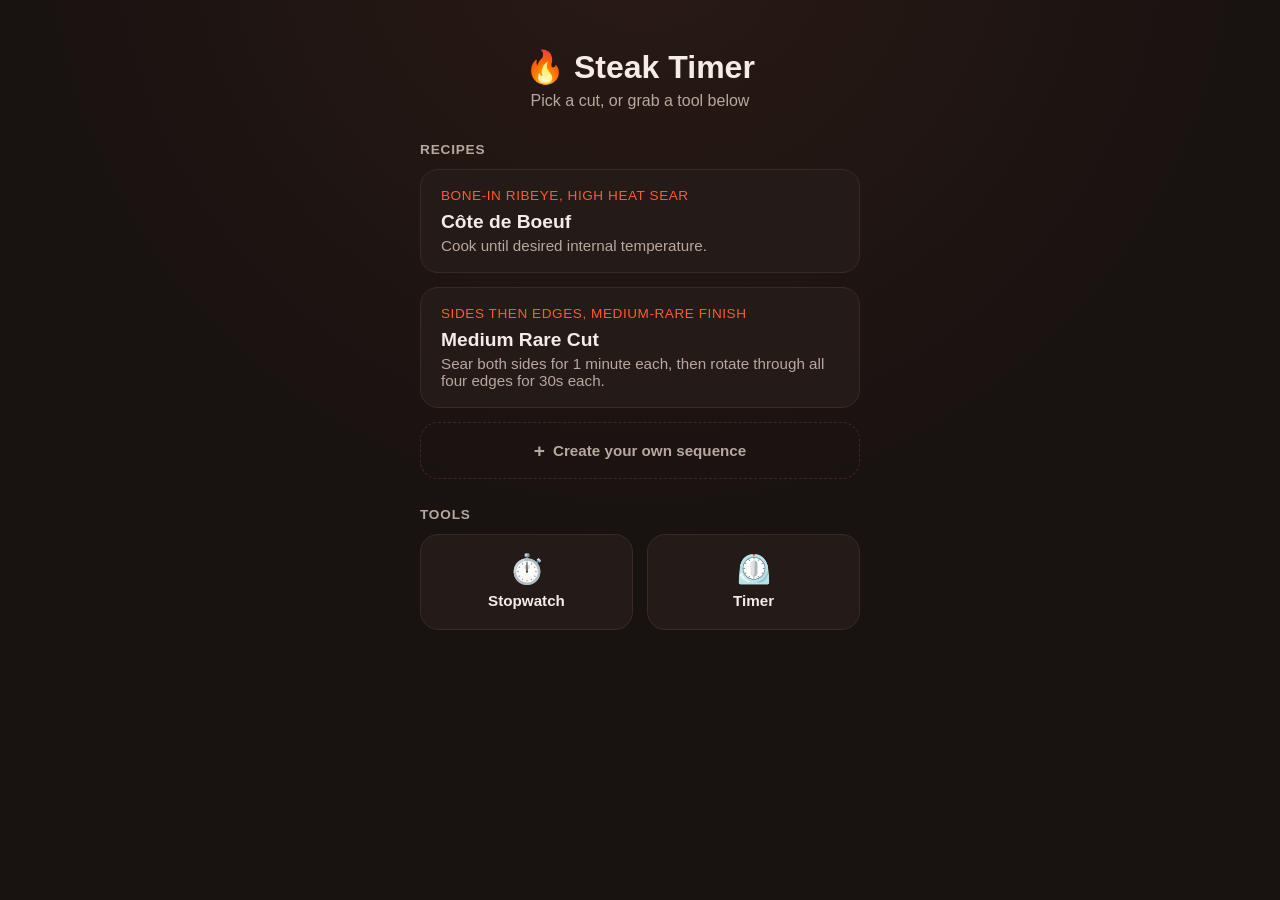
<file: cooking-timer-app/index.html>
<!DOCTYPE html>
<html lang="en">
<head>
<meta charset="UTF-8">
<meta name="viewport" content="width=device-width, initial-scale=1, viewport-fit=cover">
<meta name="description" content="Hands-free searing timer that walks you through each side, step by step, with a spoken cue when it's time to flip.">
<meta name="theme-color" content="#181210">
<link rel="icon" href="favicon.svg" type="image/svg+xml">
<link rel="apple-touch-icon" href="apple-touch-icon.png">
<meta name="apple-mobile-web-app-capable" content="yes">
<meta name="apple-mobile-web-app-status-bar-style" content="black-translucent">
<meta name="apple-mobile-web-app-title" content="Steak Timer">
<title>Steak Timer</title>
<link rel="stylesheet" href="style.css">
</head>
<body>

<main id="app">

  <!-- Recipe selection screen -->
  <section id="screen-select" class="screen">
    <header class="app-header">
      <h1 id="app-title" tabindex="-1"><span aria-hidden="true">🔥</span> Steak Timer</h1>
      <p class="tagline">Pick a cut, or grab a tool below</p>
    </header>

    <h2 class="section-heading">Recipes</h2>
    <div id="recipe-list" class="recipe-list"></div>

    <h2 class="section-heading">Tools</h2>
    <div class="tools-row">
      <button id="btn-open-stopwatch" type="button" class="tool-card">
        <span class="tool-icon" aria-hidden="true">⏱️</span>
        Stopwatch
      </button>
      <button id="btn-open-timer-setup" type="button" class="tool-card">
        <span class="tool-icon" aria-hidden="true">⏲️</span>
        Timer
      </button>
    </div>
  </section>

  <!-- Timer screen -->
  <section id="screen-timer" class="screen hidden">

    <header class="timer-header">
      <button id="btn-back" class="icon-btn" aria-label="Back to home">←</button>
      <div class="timer-title">
        <h2 id="recipe-name" tabindex="-1"></h2>
        <div id="step-dots" class="step-dots" aria-hidden="true"></div>
      </div>
      <button id="btn-mute" class="icon-btn" aria-label="Toggle voice announcements">🔊</button>
    </header>

    <div class="timer-body">
      <div class="ring-wrap">
        <svg class="ring" viewBox="0 0 200 200" aria-hidden="true">
          <circle class="ring-track" cx="100" cy="100" r="90"></circle>
          <circle id="ring-progress" class="ring-progress" cx="100" cy="100" r="90"></circle>
        </svg>
        <div class="ring-center">
          <div id="time-left" class="time-left">0:30</div>
          <div id="step-count" class="step-count">Step 1 of 6</div>
        </div>
      </div>

      <div id="instruction" class="instruction" aria-live="polite" aria-atomic="true">Sear side 1</div>
      <div id="next-up" class="next-up">Next: Sear side 2</div>
    </div>

    <div class="controls">
      <button id="btn-skip" class="btn btn-secondary">Skip <span aria-hidden="true">⏭</span></button>
      <button id="btn-pause" class="btn btn-primary">Start</button>
      <button id="btn-reset" class="btn btn-secondary">Reset <span aria-hidden="true">⟲</span></button>
    </div>

    <div class="elapsed">Total elapsed: <span id="elapsed-time">0:00</span></div>
  </section>

  <!-- Done screen -->
  <section id="screen-done" class="screen hidden">
    <div class="done-content">
      <div class="done-emoji" aria-hidden="true">🥩</div>
      <h2 id="done-heading" tabindex="-1">Searing complete</h2>
      <p id="done-summary">All 6 sides seared. Rest the steak before slicing.</p>
      <p class="done-elapsed">Total cooking time: <span id="done-elapsed-time">0:00</span></p>
      <button id="btn-again" class="btn btn-primary">Cook another</button>
    </div>
  </section>

  <!-- Custom sequence builder -->
  <section id="screen-builder" class="screen hidden">
    <header class="timer-header">
      <button id="btn-builder-back" class="icon-btn" aria-label="Back to home">←</button>
      <div class="timer-title">
        <h2 id="builder-heading" tabindex="-1">New Sequence</h2>
      </div>
      <span class="icon-btn-placeholder" aria-hidden="true"></span>
    </header>

    <div class="builder-body">
      <label class="field">
        <span class="field-label">Sequence name</span>
        <input id="builder-name" type="text" placeholder="e.g. Ribeye four sides" maxlength="60">
      </label>

      <div id="builder-steps" class="builder-steps"></div>

      <button id="btn-add-step" type="button" class="btn btn-secondary btn-add-step">+ Add step</button>

      <p id="builder-error" class="builder-error hidden" role="alert"></p>
    </div>

    <div class="controls">
      <button id="btn-start-custom" class="btn btn-primary">Start Sequence</button>
    </div>
  </section>

  <!-- Stopwatch -->
  <section id="screen-stopwatch" class="screen hidden">
    <header class="timer-header">
      <button id="btn-stopwatch-back" class="icon-btn" aria-label="Back to home">←</button>
      <div class="timer-title">
        <h2 id="stopwatch-heading" tabindex="-1">Stopwatch</h2>
      </div>
      <span class="icon-btn-placeholder" aria-hidden="true"></span>
    </header>

    <div class="timer-body">
      <div id="stopwatch-time" class="stopwatch-time">0:00.0</div>
    </div>

    <div class="controls">
      <button id="btn-stopwatch-pause" class="btn btn-primary">Start</button>
      <button id="btn-stopwatch-reset" class="btn btn-secondary">Reset <span aria-hidden="true">⟲</span></button>
    </div>
  </section>

  <!-- Timer setup -->
  <section id="screen-timer-setup" class="screen hidden">
    <header class="timer-header">
      <button id="btn-timer-setup-back" class="icon-btn" aria-label="Back to home">←</button>
      <div class="timer-title">
        <h2 id="timer-setup-heading" tabindex="-1">Set Timer</h2>
      </div>
      <span class="icon-btn-placeholder" aria-hidden="true"></span>
    </header>

    <div class="builder-body">
      <div class="wheel-field">
        <div class="wheel-labels" aria-hidden="true">
          <span>Hours</span>
          <span>Min</span>
          <span>Sec</span>
        </div>
        <div class="wheel-picker">
          <div class="wheel-highlight" aria-hidden="true"></div>
          <div class="wheel-cols">
            <div id="wheel-hours" class="wheel-col" role="slider" tabindex="0" aria-label="Hours" aria-valuemin="0" aria-valuemax="23" aria-valuenow="0" aria-valuetext="0 hours">
              <div class="wheel-track"></div>
            </div>
            <div id="wheel-minutes" class="wheel-col" role="slider" tabindex="0" aria-label="Minutes" aria-valuemin="0" aria-valuemax="59" aria-valuenow="1" aria-valuetext="1 minute">
              <div class="wheel-track"></div>
            </div>
            <div id="wheel-seconds" class="wheel-col" role="slider" tabindex="0" aria-label="Seconds" aria-valuemin="0" aria-valuemax="59" aria-valuenow="0" aria-valuetext="0 seconds">
              <div class="wheel-track"></div>
            </div>
          </div>
        </div>
      </div>

      <label class="checkbox-field">
        <input id="timer-repeat" type="checkbox">
        <span>Repeat when it reaches zero</span>
      </label>

      <p id="timer-setup-error" class="builder-error hidden" role="alert"></p>
    </div>

    <div class="controls">
      <button id="btn-start-timer" class="btn btn-primary">Start Timer</button>
    </div>
  </section>

  <!-- Running custom timer -->
  <section id="screen-tool-timer" class="screen hidden">
    <header class="timer-header">
      <button id="btn-tool-timer-back" class="icon-btn" aria-label="Back to home">←</button>
      <div class="timer-title">
        <h2 id="tool-timer-heading" tabindex="-1">Timer</h2>
      </div>
      <button id="btn-timer-mute" class="icon-btn" aria-label="Toggle voice announcements">🔊</button>
    </header>

    <div class="timer-body">
      <div class="ring-wrap">
        <svg class="ring" viewBox="0 0 200 200" aria-hidden="true">
          <circle class="ring-track" cx="100" cy="100" r="90"></circle>
          <circle id="tool-timer-ring-progress" class="ring-progress" cx="100" cy="100" r="90"></circle>
        </svg>
        <div class="ring-center">
          <div id="tool-timer-time-left" class="time-left">1:00</div>
        </div>
      </div>

      <div id="tool-timer-status" class="instruction" aria-live="polite" aria-atomic="true"></div>
    </div>

    <div class="controls">
      <button id="btn-tool-timer-pause" class="btn btn-primary">Start</button>
      <button id="btn-tool-timer-reset" class="btn btn-secondary">Reset <span aria-hidden="true">⟲</span></button>
    </div>

    <div id="tool-timer-elapsed" class="elapsed hidden">Total elapsed: <span id="tool-timer-elapsed-time">0:00</span></div>
  </section>

</main>

<script src="recipes.js"></script>
<script src="app.js"></script>
</body>
</html>
</file>
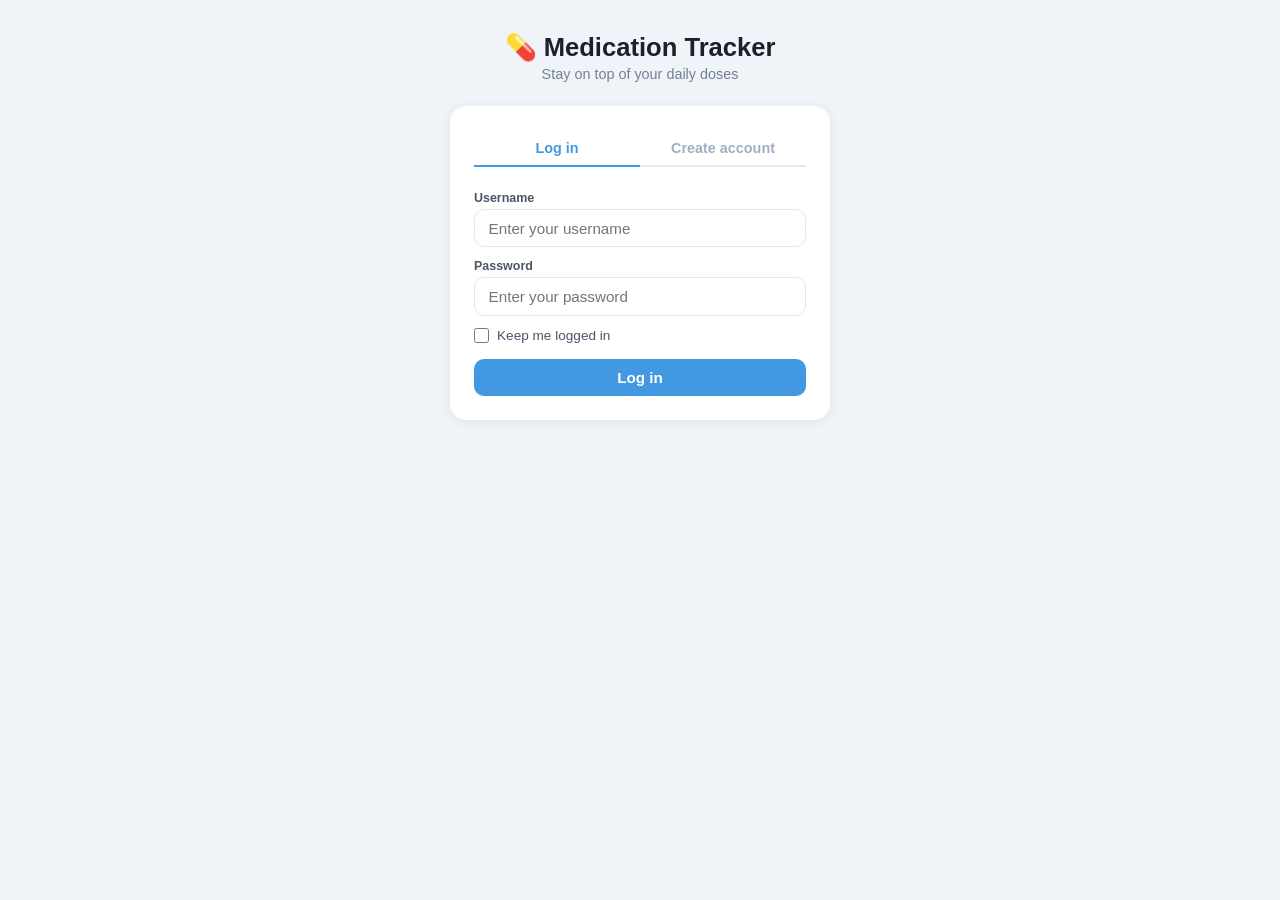
<file: medication-tracker.html>
<!DOCTYPE html>
<html lang="en">
<head>
  <meta charset="UTF-8" />
  <meta name="viewport" content="width=device-width, initial-scale=1.0" />
  <title>Medication Tracker</title>
  <style>
    * { box-sizing: border-box; margin: 0; padding: 0; }

    body {
      font-family: -apple-system, BlinkMacSystemFont, "Segoe UI", sans-serif;
      background: #f0f4f8;
      color: #1a202c;
      min-height: 100vh;
      display: flex;
      flex-direction: column;
      align-items: center;
      padding: 2rem 1rem 4rem;
    }

    h1 { font-size: 1.6rem; font-weight: 700; margin-bottom: 0.25rem; }
    .subtitle { color: #718096; font-size: 0.9rem; margin-bottom: 2rem; }

    .card {
      background: white;
      border-radius: 16px;
      padding: 1.5rem;
      box-shadow: 0 2px 12px rgba(0,0,0,0.08);
      width: 100%;
      max-width: 480px;
      margin-bottom: 1.5rem;
    }

    /* ── Auth screen ─────────────────────────────────── */
    #auth-screen { width: 100%; max-width: 380px; }

    .auth-tabs {
      display: flex;
      border-bottom: 2px solid #e2e8f0;
      margin-bottom: 1.5rem;
    }
    .auth-tab {
      flex: 1;
      padding: 0.6rem;
      text-align: center;
      font-size: 0.9rem;
      font-weight: 600;
      cursor: pointer;
      color: #a0aec0;
      border-bottom: 2px solid transparent;
      margin-bottom: -2px;
      transition: color 0.15s, border-color 0.15s;
    }
    .auth-tab.active { color: #4299e1; border-bottom-color: #4299e1; }

    .auth-form { display: flex; flex-direction: column; gap: 0.75rem; }

    .field-label {
      font-size: 0.78rem;
      font-weight: 600;
      color: #4a5568;
      margin-bottom: 0.25rem;
    }

    .auth-form input {
      width: 100%;
      border: 1.5px solid #e2e8f0;
      border-radius: 10px;
      padding: 0.6rem 0.85rem;
      font-size: 0.95rem;
      outline: none;
      transition: border-color 0.15s;
      background: white;
    }
    .auth-form input:focus { border-color: #4299e1; }

    .auth-error {
      font-size: 0.8rem;
      color: #e53e3e;
      background: #fff5f5;
      border: 1px solid #fc8181;
      border-radius: 8px;
      padding: 0.5rem 0.75rem;
      display: none;
    }
    .auth-error.visible { display: block; }

    .btn-full {
      width: 100%;
      padding: 0.65rem;
      border-radius: 10px;
      border: none;
      font-size: 0.95rem;
      font-weight: 700;
      cursor: pointer;
      background: #4299e1;
      color: white;
      transition: background 0.15s;
      margin-top: 0.25rem;
    }
    .btn-full:hover { background: #3182ce; }

    /* ── App screen ──────────────────────────────────── */
    #app-screen { display: none; width: 100%; max-width: 480px; }

    .app-header {
      display: flex;
      align-items: center;
      justify-content: space-between;
      width: 100%;
      max-width: 480px;
      margin-bottom: 1.5rem;
    }
    .app-header-left h1 { margin-bottom: 0; }
    .app-header-left .subtitle { margin-bottom: 0; }

    .user-chip {
      display: flex;
      align-items: center;
      gap: 0.5rem;
      background: white;
      border: 1.5px solid #e2e8f0;
      border-radius: 20px;
      padding: 0.35rem 0.75rem;
      font-size: 0.82rem;
      font-weight: 600;
      color: #4a5568;
      cursor: pointer;
      transition: background 0.15s;
      white-space: nowrap;
    }
    .user-chip:hover { background: #f7fafc; }

    /* ── Section labels ─────────────────────────────── */
    .section-label {
      font-size: 0.75rem;
      font-weight: 700;
      text-transform: uppercase;
      letter-spacing: 0.08em;
      color: #a0aec0;
      margin-bottom: 1rem;
    }

    /* ── Medication rows ─────────────────────────────── */
    .med-row {
      display: flex;
      align-items: center;
      gap: 0.85rem;
      padding: 0.6rem 0;
      border-bottom: 1px solid #f0f4f8;
    }
    .med-row:last-of-type { border-bottom: none; }

    .med-check {
      width: 40px;
      height: 40px;
      border-radius: 50%;
      border: 2.5px solid #e2e8f0;
      background: white;
      cursor: pointer;
      display: flex;
      align-items: center;
      justify-content: center;
      font-size: 1.1rem;
      transition: all 0.18s ease;
      flex-shrink: 0;
      user-select: none;
    }
    .med-check.done { border-color: transparent; box-shadow: 0 0 0 3px rgba(72,187,120,0.25); }

    .med-info { flex: 1; min-width: 0; }
    .med-name { font-weight: 600; font-size: 0.95rem; white-space: nowrap; overflow: hidden; text-overflow: ellipsis; }
    .med-dose { font-size: 0.78rem; color: #718096; margin-top: 1px; }

    .med-actions { display: flex; gap: 0.4rem; }
    .icon-btn {
      background: none;
      border: none;
      cursor: pointer;
      color: #a0aec0;
      font-size: 1rem;
      padding: 4px;
      border-radius: 6px;
      transition: color 0.15s, background 0.15s;
      line-height: 1;
    }
    .icon-btn:hover { color: #4a5568; background: #f7fafc; }
    .icon-btn.danger:hover { color: #e53e3e; background: #fff5f5; }

    .all-done-banner {
      display: none;
      align-items: center;
      gap: 0.5rem;
      background: #f0fff4;
      border: 1px solid #9ae6b4;
      border-radius: 10px;
      padding: 0.6rem 0.9rem;
      font-size: 0.85rem;
      color: #276749;
      font-weight: 500;
      margin-top: 1rem;
    }
    .all-done-banner.visible { display: flex; }

    /* ── Add medication form ─────────────────────────── */
    .add-btn {
      display: flex;
      align-items: center;
      gap: 0.5rem;
      background: none;
      border: 1.5px dashed #cbd5e0;
      border-radius: 10px;
      padding: 0.6rem 0.9rem;
      cursor: pointer;
      font-size: 0.85rem;
      color: #718096;
      width: 100%;
      margin-top: 1rem;
      transition: border-color 0.15s, color 0.15s;
    }
    .add-btn:hover { border-color: #4299e1; color: #2b6cb0; }

    .add-form {
      display: none;
      flex-direction: column;
      gap: 0.6rem;
      margin-top: 1rem;
      padding: 1rem;
      background: #f7fafc;
      border-radius: 10px;
    }
    .add-form.open { display: flex; }

    .add-form input {
      border: 1.5px solid #e2e8f0;
      border-radius: 8px;
      padding: 0.5rem 0.7rem;
      font-size: 0.9rem;
      outline: none;
      transition: border-color 0.15s;
      background: white;
    }
    .add-form input:focus { border-color: #4299e1; }

    .form-row { display: flex; gap: 0.5rem; }

    .btn {
      padding: 0.5rem 1rem;
      border-radius: 8px;
      border: none;
      font-size: 0.85rem;
      font-weight: 600;
      cursor: pointer;
      transition: background 0.15s;
    }
    .btn-primary { background: #4299e1; color: white; }
    .btn-primary:hover { background: #3182ce; }
    .btn-ghost { background: #e2e8f0; color: #4a5568; }
    .btn-ghost:hover { background: #cbd5e0; }

    .reset-note {
      font-size: 0.78rem;
      color: #a0aec0;
      margin-top: 1rem;
      padding-top: 1rem;
      border-top: 1px solid #f0f4f8;
    }

    /* ── Calendar tabs ───────────────────────────────── */
    .tab-bar { display: flex; gap: 0.4rem; flex-wrap: wrap; margin-bottom: 1.1rem; }
    .tab {
      padding: 0.3rem 0.75rem;
      border-radius: 20px;
      border: 1.5px solid #e2e8f0;
      background: white;
      font-size: 0.8rem;
      font-weight: 600;
      cursor: pointer;
      transition: all 0.15s;
      color: #4a5568;
    }
    .tab.active { border-color: transparent; color: white; }

    /* ── Calendar ────────────────────────────────────── */
    .cal-header {
      display: flex;
      align-items: center;
      justify-content: space-between;
      margin-bottom: 1rem;
    }
    .cal-header h3 { font-size: 1rem; font-weight: 600; }

    .nav-btn {
      background: none;
      border: 1px solid #e2e8f0;
      border-radius: 8px;
      padding: 0.3rem 0.6rem;
      cursor: pointer;
      font-size: 0.9rem;
      color: #4a5568;
      transition: background 0.15s;
    }
    .nav-btn:hover { background: #f7fafc; }

    .day-labels {
      display: grid;
      grid-template-columns: repeat(7, 1fr);
      text-align: center;
      font-size: 0.7rem;
      font-weight: 600;
      color: #a0aec0;
      text-transform: uppercase;
      margin-bottom: 0.5rem;
    }

    .cal-grid { display: grid; grid-template-columns: repeat(7, 1fr); gap: 4px; }

    .cal-cell {
      aspect-ratio: 1;
      border-radius: 8px;
      display: flex;
      flex-direction: column;
      align-items: center;
      justify-content: center;
      font-size: 0.78rem;
      font-weight: 500;
      color: #4a5568;
      background: #f7fafc;
      position: relative;
      gap: 2px;
    }
    .cal-cell.empty { background: transparent; }
    .cal-cell.future { background: transparent; color: #cbd5e0; }
    .cal-cell.today { outline: 2px solid #4299e1; outline-offset: 1px; }

    .dot-row { display: flex; gap: 2px; flex-wrap: wrap; justify-content: center; }
    .dot { width: 5px; height: 5px; border-radius: 50%; }

    .legend {
      display: flex;
      gap: 1rem;
      margin-top: 1rem;
      font-size: 0.75rem;
      color: #718096;
      flex-wrap: wrap;
    }
    .legend-dot {
      width: 10px; height: 10px;
      border-radius: 3px;
      display: inline-block;
      margin-right: 4px;
      vertical-align: middle;
    }

    .streak {
      margin-top: 1.25rem;
      padding: 0.75rem 1rem;
      background: #ebf8ff;
      border-radius: 10px;
      font-size: 0.85rem;
      color: #2b6cb0;
      font-weight: 500;
    }

    /* ── Edit modal ──────────────────────────────────── */
    .modal-overlay {
      display: none;
      position: fixed;
      inset: 0;
      background: rgba(0,0,0,0.35);
      z-index: 100;
      align-items: center;
      justify-content: center;
      padding: 1rem;
    }
    .modal-overlay.open { display: flex; }
    .modal {
      background: white;
      border-radius: 16px;
      padding: 1.5rem;
      width: 100%;
      max-width: 360px;
      box-shadow: 0 8px 32px rgba(0,0,0,0.18);
    }
    .modal h3 { font-size: 1rem; font-weight: 700; margin-bottom: 1rem; }
    .modal .form-col { display: flex; flex-direction: column; gap: 0.6rem; }
    .modal input {
      border: 1.5px solid #e2e8f0;
      border-radius: 8px;
      padding: 0.5rem 0.7rem;
      font-size: 0.9rem;
      outline: none;
    }
    .modal input:focus { border-color: #4299e1; }
    .modal .form-row { display: flex; gap: 0.5rem; margin-top: 0.5rem; }

    .color-picker { display: flex; gap: 0.5rem; flex-wrap: wrap; margin-top: 0.2rem; }
    .color-swatch {
      width: 26px; height: 26px;
      border-radius: 50%;
      cursor: pointer;
      border: 2.5px solid transparent;
      transition: border-color 0.15s;
    }
    .color-swatch.selected { border-color: #1a202c; }

    .empty-state {
      text-align: center;
      padding: 1.5rem 0 0.5rem;
      color: #a0aec0;
      font-size: 0.9rem;
    }
  </style>
</head>
<body>

<!-- ── Auth screen ───────────────────────────────────────────────────────── -->
<div id="auth-screen">
  <h1 style="text-align:center">💊 Medication Tracker</h1>
  <p class="subtitle" style="text-align:center;margin-bottom:1.5rem">Stay on top of your daily doses</p>

  <div class="card">
    <div class="auth-tabs">
      <div class="auth-tab active" id="tab-login" onclick="switchAuthTab('login')">Log in</div>
      <div class="auth-tab" id="tab-register" onclick="switchAuthTab('register')">Create account</div>
    </div>

    <div class="auth-form" id="login-form">
      <div>
        <div class="field-label">Username</div>
        <input id="login-username" type="text" placeholder="Enter your username" autocomplete="username" />
      </div>
      <div>
        <div class="field-label">Password</div>
        <input id="login-password" type="password" placeholder="Enter your password" autocomplete="current-password" />
      </div>
      <label style="display:flex;align-items:center;gap:0.5rem;font-size:0.85rem;color:#4a5568;cursor:pointer;user-select:none">
        <input type="checkbox" id="keep-logged-in" style="width:15px;height:15px;cursor:pointer" />
        Keep me logged in
      </label>
      <div class="auth-error" id="login-error"></div>
      <button class="btn-full" onclick="login()">Log in</button>
    </div>

    <div class="auth-form" id="register-form" style="display:none">
      <div>
        <div class="field-label">Username</div>
        <input id="reg-username" type="text" placeholder="Choose a username" autocomplete="username" />
      </div>
      <div>
        <div class="field-label">Password</div>
        <input id="reg-password" type="password" placeholder="Choose a password" autocomplete="new-password" />
      </div>
      <div>
        <div class="field-label">Confirm password</div>
        <input id="reg-confirm" type="password" placeholder="Repeat your password" autocomplete="new-password" />
      </div>
      <label style="display:flex;align-items:center;gap:0.5rem;font-size:0.85rem;color:#4a5568;cursor:pointer;user-select:none">
        <input type="checkbox" id="reg-keep-logged-in" style="width:15px;height:15px;cursor:pointer" />
        Keep me logged in
      </label>
      <div class="auth-error" id="reg-error"></div>
      <button class="btn-full" onclick="register()">Create account</button>
    </div>
  </div>
</div>

<!-- ── App screen ────────────────────────────────────────────────────────── -->
<div id="app-screen">
  <div class="app-header">
    <div class="app-header-left">
      <h1>💊 Medication Tracker</h1>
      <p class="subtitle">Stay on top of your daily doses</p>
    </div>
    <div class="user-chip" onclick="logout()" title="Log out">
      <span id="user-label"></span>
      <span style="font-size:0.75rem;color:#a0aec0">Log out</span>
    </div>
  </div>

  <!-- Today card -->
  <div class="card">
    <div class="section-label">Today — <span id="today-date"></span></div>
    <div id="med-list"></div>
    <div class="all-done-banner" id="all-done-banner">✅ All medications taken for today!</div>
    <button class="add-btn" onclick="toggleAddForm()">＋ Add medication</button>
    <div class="add-form" id="add-form">
      <input id="new-name" type="text" placeholder="Medication name (e.g. Aspirin)" maxlength="40" />
      <input id="new-dose" type="text" placeholder="Dose / notes (optional, e.g. 100mg)" maxlength="40" />
      <div class="section-label" style="margin:0.2rem 0 0.1rem">Colour</div>
      <div class="color-picker" id="add-color-picker"></div>
      <div class="form-row">
        <button class="btn btn-primary" onclick="addMedication()">Add</button>
        <button class="btn btn-ghost" onclick="toggleAddForm()">Cancel</button>
      </div>
    </div>
    <div class="reset-note" id="reset-note"></div>
  </div>

  <!-- Calendar card -->
  <div class="card">
    <div class="section-label">History</div>
    <div class="tab-bar" id="tab-bar"></div>
    <div class="cal-header">
      <button class="nav-btn" onclick="changeMonth(-1)">&#8592;</button>
      <h3 id="cal-month-label"></h3>
      <button class="nav-btn" onclick="changeMonth(1)">&#8594;</button>
    </div>
    <div class="day-labels">
      <span>Sun</span><span>Mon</span><span>Tue</span><span>Wed</span>
      <span>Thu</span><span>Fri</span><span>Sat</span>
    </div>
    <div class="cal-grid" id="cal-grid"></div>
    <div class="legend">
      <span><span class="legend-dot" style="background:#48bb78"></span>All taken</span>
      <span><span class="legend-dot" style="background:#fbd38d"></span>Partial</span>
      <span><span class="legend-dot" style="background:#fed7d7"></span>Missed</span>
    </div>
    <div class="streak" id="streak-text"></div>
  </div>
</div>

<!-- Edit modal -->
<div class="modal-overlay" id="edit-modal">
  <div class="modal">
    <h3>Edit medication</h3>
    <div class="form-col">
      <input id="edit-name" type="text" placeholder="Medication name" maxlength="40" />
      <input id="edit-dose" type="text" placeholder="Dose / notes (optional)" maxlength="40" />
      <div class="section-label" style="margin:0.4rem 0 0.1rem">Colour</div>
      <div class="color-picker" id="edit-color-picker"></div>
    </div>
    <div class="form-row">
      <button class="btn btn-primary" onclick="saveEdit()">Save</button>
      <button class="btn btn-ghost" onclick="closeModal()">Cancel</button>
    </div>
  </div>
</div>

<script>
  // ── Config ──────────────────────────────────────────────────────────────────
  const RESET_HOUR = 8;
  const PALETTE = [
    "#48bb78","#4299e1","#ed8936","#e53e3e",
    "#9f7aea","#38b2ac","#f6ad55","#fc8181",
  ];

  // ── Auth storage ─────────────────────────────────────────────────────────────
  // Users: { [username]: { hash } }
  // Per-user data keyed by username prefix
  function loadUsers() {
    try { return JSON.parse(localStorage.getItem("medTracker_users")) || {}; } catch { return {}; }
  }
  function saveUsers(u) { localStorage.setItem("medTracker_users", JSON.stringify(u)); }

  // Very simple hash — not cryptographically secure, but fine for local-only storage
  async function hashPassword(pw) {
    const buf = await crypto.subtle.digest("SHA-256", new TextEncoder().encode(pw));
    return Array.from(new Uint8Array(buf)).map(b => b.toString(16).padStart(2,"0")).join("");
  }

  // Session: sessionStorage for normal login, localStorage with expiry for "keep me logged in"
  const SESSION_KEY = "medTracker_session";
  const SESSION_TTL = 365 * 24 * 60 * 60 * 1000; // 365 days in ms

  function getSession() {
    // Check ephemeral session first
    const ephemeral = sessionStorage.getItem(SESSION_KEY);
    if (ephemeral) return ephemeral;
    // Check persistent session
    try {
      const raw = localStorage.getItem(SESSION_KEY);
      if (!raw) return null;
      const { user, expires } = JSON.parse(raw);
      if (Date.now() > expires) { localStorage.removeItem(SESSION_KEY); return null; }
      return user;
    } catch { return null; }
  }

  function setSession(u, persist) {
    if (persist) {
      localStorage.setItem(SESSION_KEY, JSON.stringify({ user: u, expires: Date.now() + SESSION_TTL }));
    } else {
      sessionStorage.setItem(SESSION_KEY, u);
    }
  }

  function clearSession() {
    sessionStorage.removeItem(SESSION_KEY);
    localStorage.removeItem(SESSION_KEY);
  }

  // Per-user storage keys
  function medKey(u)  { return `medTracker_meds_${u}`; }
  function logKey(u)  { return `medTracker_log_${u}`; }

  function loadMeds() {
    try { return JSON.parse(localStorage.getItem(medKey(currentUser))) || []; } catch { return []; }
  }
  function saveMeds(m) { localStorage.setItem(medKey(currentUser), JSON.stringify(m)); }
  function loadLog() {
    try { return JSON.parse(localStorage.getItem(logKey(currentUser))) || {}; } catch { return {}; }
  }
  function saveLog(l) { localStorage.setItem(logKey(currentUser), JSON.stringify(l)); }

  // ── Auth UI ──────────────────────────────────────────────────────────────────
  let currentUser = null;

  function switchAuthTab(tab) {
    const isLogin = tab === "login";
    document.getElementById("tab-login").classList.toggle("active", isLogin);
    document.getElementById("tab-register").classList.toggle("active", !isLogin);
    document.getElementById("login-form").style.display = isLogin ? "flex" : "none";
    document.getElementById("register-form").style.display = isLogin ? "none" : "flex";
    clearAuthErrors();
  }

  function clearAuthErrors() {
    ["login-error","reg-error"].forEach(id => {
      const el = document.getElementById(id);
      el.textContent = "";
      el.classList.remove("visible");
    });
  }

  function showError(id, msg) {
    const el = document.getElementById(id);
    el.textContent = msg;
    el.classList.add("visible");
  }

  async function login() {
    const username = document.getElementById("login-username").value.trim().toLowerCase();
    const password = document.getElementById("login-password").value;
    if (!username || !password) { showError("login-error", "Please enter your username and password."); return; }

    const users = loadUsers();
    if (!users[username]) { showError("login-error", "No account found with that username."); return; }

    const hash = await hashPassword(password);
    if (users[username].hash !== hash) { showError("login-error", "Incorrect password."); return; }

    startSession(username, document.getElementById("keep-logged-in").checked);
  }

  async function register() {
    const username = document.getElementById("reg-username").value.trim().toLowerCase();
    const password = document.getElementById("reg-password").value;
    const confirm  = document.getElementById("reg-confirm").value;

    if (!username) { showError("reg-error", "Please choose a username."); return; }
    if (!/^[a-z0-9_]{2,30}$/.test(username)) {
      showError("reg-error", "Username must be 2–30 characters: letters, numbers, or underscores.");
      return;
    }
    if (password.length < 6) { showError("reg-error", "Password must be at least 6 characters."); return; }
    if (password !== confirm) { showError("reg-error", "Passwords don't match."); return; }

    const users = loadUsers();
    if (users[username]) { showError("reg-error", "That username is already taken."); return; }

    const hash = await hashPassword(password);
    users[username] = { hash };
    saveUsers(users);
    startSession(username, document.getElementById("reg-keep-logged-in").checked);
  }

  function startSession(username, persist) {
    currentUser = username;
    setSession(username, persist);
    document.getElementById("auth-screen").style.display = "none";
    document.getElementById("app-screen").style.display = "block";
    document.getElementById("user-label").textContent = username;
    initCalendar();
    renderToday();
    renderTabs();
    renderCalendar();
  }

  function logout() {
    clearSession();
    currentUser = null;
    document.getElementById("auth-screen").style.display = "";
    document.getElementById("app-screen").style.display = "none";
    // Clear form fields
    ["login-username","login-password","reg-username","reg-password","reg-confirm"].forEach(id => {
      document.getElementById(id).value = "";
    });
    clearAuthErrors();
    switchAuthTab("login");
  }

  // ── Date helpers ─────────────────────────────────────────────────────────────
  function dateKey(d) {
    d = d || new Date();
    return `${d.getFullYear()}-${String(d.getMonth()+1).padStart(2,"0")}-${String(d.getDate()).padStart(2,"0")}`;
  }
  function uid() { return Math.random().toString(36).slice(2,9); }

  // ── Colour picker ────────────────────────────────────────────────────────────
  let addSelectedColor = PALETTE[0];
  let editSelectedColor = PALETTE[0];

  function buildColorPicker(containerId, currentColor, onSelect) {
    const el = document.getElementById(containerId);
    el.innerHTML = "";
    PALETTE.forEach(c => {
      const sw = document.createElement("div");
      sw.className = "color-swatch" + (c === currentColor ? " selected" : "");
      sw.style.background = c;
      sw.onclick = () => {
        el.querySelectorAll(".color-swatch").forEach(s => s.classList.remove("selected"));
        sw.classList.add("selected");
        onSelect(c);
      };
      el.appendChild(sw);
    });
  }

  // ── Today section ───────────────────────────────────────────────────────────
  function renderToday() {
    const meds = loadMeds();
    const log  = loadLog();
    const key  = dateKey();
    const list = document.getElementById("med-list");

    const now  = new Date();
    const next = new Date();
    next.setHours(RESET_HOUR, 0, 0, 0);
    if (next <= now) next.setDate(next.getDate() + 1);
    const hrs  = Math.floor((next - now) / 3600000);
    const mins = Math.floor(((next - now) % 3600000) / 60000);

    document.getElementById("today-date").textContent =
      now.toLocaleDateString(undefined, { weekday: "long", month: "long", day: "numeric" });
    document.getElementById("reset-note").textContent =
      `Resets in ${hrs}h ${mins}m (at ${RESET_HOUR}:00)`;

    if (meds.length === 0) {
      list.innerHTML = `<div class="empty-state">No medications added yet.<br>Use the button below to get started.</div>`;
      document.getElementById("all-done-banner").classList.remove("visible");
      return;
    }

    const dayLog = log[key] || {};
    list.innerHTML = meds.map(m => {
      const taken = !!dayLog[m.id];
      const checkStyle = taken
        ? `background:${m.color}; border-color:${m.color};`
        : `border-color:#e2e8f0;`;
      return `
        <div class="med-row">
          <div class="med-check ${taken ? "done" : ""}" style="${checkStyle}"
               onclick="toggleMed('${m.id}')">
            ${taken ? "✓" : ""}
          </div>
          <div class="med-info">
            <div class="med-name">${escHtml(m.name)}</div>
            ${m.dose ? `<div class="med-dose">${escHtml(m.dose)}</div>` : ""}
          </div>
          <div class="med-actions">
            <button class="icon-btn" onclick="openEdit('${m.id}')">✏️</button>
            <button class="icon-btn danger" onclick="deleteMed('${m.id}')">🗑️</button>
          </div>
        </div>`;
    }).join("");

    const allTaken = meds.every(m => !!dayLog[m.id]);
    document.getElementById("all-done-banner").classList.toggle("visible", allTaken);
  }

  function toggleMed(medId) {
    const log = loadLog();
    const key = dateKey();
    if (!log[key]) log[key] = {};
    if (log[key][medId]) delete log[key][medId];
    else log[key][medId] = true;
    saveLog(log);
    renderToday();
    renderCalendar();
  }

  // ── Add medication ───────────────────────────────────────────────────────────
  function toggleAddForm() {
    const form = document.getElementById("add-form");
    const opening = !form.classList.contains("open");
    form.classList.toggle("open");
    if (opening) {
      addSelectedColor = PALETTE[0];
      buildColorPicker("add-color-picker", addSelectedColor, c => { addSelectedColor = c; });
      document.getElementById("new-name").focus();
    } else {
      document.getElementById("new-name").value = "";
      document.getElementById("new-dose").value = "";
    }
  }

  function addMedication() {
    const name = document.getElementById("new-name").value.trim();
    if (!name) { document.getElementById("new-name").focus(); return; }
    const dose = document.getElementById("new-dose").value.trim();
    const meds = loadMeds();
    meds.push({ id: uid(), name, dose, color: addSelectedColor, addedOn: dateKey() });
    saveMeds(meds);
    document.getElementById("new-name").value = "";
    document.getElementById("new-dose").value = "";
    toggleAddForm();
    renderToday();
    renderCalendar();
    renderTabs();
  }

  // ── Edit modal ───────────────────────────────────────────────────────────────
  let editingId = null;

  function openEdit(medId) {
    const med = loadMeds().find(m => m.id === medId);
    if (!med) return;
    editingId = medId;
    editSelectedColor = med.color;
    document.getElementById("edit-name").value = med.name;
    document.getElementById("edit-dose").value = med.dose || "";
    buildColorPicker("edit-color-picker", editSelectedColor, c => { editSelectedColor = c; });
    document.getElementById("edit-modal").classList.add("open");
    document.getElementById("edit-name").focus();
  }

  function saveEdit() {
    const name = document.getElementById("edit-name").value.trim();
    if (!name) { document.getElementById("edit-name").focus(); return; }
    const meds = loadMeds();
    const idx  = meds.findIndex(m => m.id === editingId);
    if (idx === -1) return;
    meds[idx] = { ...meds[idx], name, dose: document.getElementById("edit-dose").value.trim(), color: editSelectedColor };
    saveMeds(meds);
    closeModal();
    renderToday();
    renderCalendar();
    renderTabs();
  }

  function closeModal() {
    document.getElementById("edit-modal").classList.remove("open");
    editingId = null;
  }

  document.getElementById("edit-modal").addEventListener("click", e => {
    if (e.target === document.getElementById("edit-modal")) closeModal();
  });

  // ── Delete ───────────────────────────────────────────────────────────────────
  function deleteMed(medId) {
    saveMeds(loadMeds().filter(m => m.id !== medId));
    if (calTab === medId) calTab = "all";
    renderToday();
    renderCalendar();
    renderTabs();
  }

  // ── Calendar ─────────────────────────────────────────────────────────────────
  let calYear, calMonth, calTab = "all";

  function initCalendar() {
    const now = new Date();
    calYear  = now.getFullYear();
    calMonth = now.getMonth();
    calTab   = "all";
  }

  function changeMonth(dir) {
    calMonth += dir;
    if (calMonth < 0)  { calMonth = 11; calYear--; }
    if (calMonth > 11) { calMonth = 0;  calYear++; }
    renderCalendar();
  }

  function renderTabs() {
    const meds   = loadMeds();
    const tabs   = [{ id: "all", name: "All", color: "#4a5568" }, ...meds];
    document.getElementById("tab-bar").innerHTML = tabs.map(t => {
      const active = calTab === t.id;
      return `<div class="tab ${active ? "active" : ""}"
                   style="${active ? `background:${t.color || "#4a5568"};` : ""}"
                   onclick="setCalTab('${t.id}')">${escHtml(t.name)}</div>`;
    }).join("");
  }

  function setCalTab(id) { calTab = id; renderTabs(); renderCalendar(); }

  function renderCalendar() {
    const meds     = loadMeds();
    const log      = loadLog();
    const todayStr = dateKey();

    document.getElementById("cal-month-label").textContent =
      new Date(calYear, calMonth, 1).toLocaleDateString(undefined, { month: "long", year: "numeric" });

    const firstDay    = new Date(calYear, calMonth, 1).getDay();
    const daysInMonth = new Date(calYear, calMonth + 1, 0).getDate();
    const trackStart  = (meds.map(m => m.addedOn).filter(Boolean).sort()[0]) || todayStr;
    const viewMeds    = calTab === "all" ? meds : meds.filter(m => m.id === calTab);

    const grid = document.getElementById("cal-grid");
    grid.innerHTML = "";

    for (let i = 0; i < firstDay; i++) {
      const el = document.createElement("div");
      el.className = "cal-cell empty";
      grid.appendChild(el);
    }

    for (let d = 1; d <= daysInMonth; d++) {
      const ds  = `${calYear}-${String(calMonth+1).padStart(2,"0")}-${String(d).padStart(2,"0")}`;
      const el  = document.createElement("div");
      el.className = "cal-cell";
      el.textContent = d;

      const isFuture    = ds > todayStr;
      const isPast      = ds < todayStr;
      const isToday     = ds === todayStr;
      const beforeTrack = ds < trackStart;

      if (isToday)  el.classList.add("today");
      if (isFuture) { el.classList.add("future"); grid.appendChild(el); continue; }

      if (!beforeTrack && viewMeds.length > 0) {
        const dayLog   = log[ds] || {};
        const takenIds = viewMeds.filter(m => !!dayLog[m.id]);
        const taken    = takenIds.length;
        const total    = viewMeds.length;

        if (calTab === "all") {
          if (taken > 0) {
            const dotRow = document.createElement("div");
            dotRow.className = "dot-row";
            takenIds.slice(0, 6).forEach(m => {
              const dot = document.createElement("div");
              dot.className = "dot";
              dot.style.background = m.color;
              dotRow.appendChild(dot);
            });
            el.appendChild(dotRow);
            el.style.background = taken === total ? "#f0fff4" : "#fffbeb";
          } else if (isPast) {
            el.style.background = "#fff5f5";
            el.style.color = "#c53030";
          }
        } else {
          const med = viewMeds[0];
          if (taken === 1) { el.style.background = med.color; el.style.color = "white"; }
          else if (isPast) { el.style.background = "#fed7d7"; el.style.color = "#c53030"; }
        }
      }

      grid.appendChild(el);
    }

    renderStreak(log, viewMeds, todayStr);
  }

  function renderStreak(log, viewMeds, todayStr) {
    if (viewMeds.length === 0) {
      document.getElementById("streak-text").textContent = "Add medications to start tracking.";
      return;
    }
    const allTakenOn = ds => viewMeds.every(m => !!(log[ds] || {})[m.id]);

    let streak = 0;
    const d = new Date();
    if (!allTakenOn(todayStr)) d.setDate(d.getDate() - 1);
    while (allTakenOn(dateKey(d))) { streak++; d.setDate(d.getDate() - 1); }

    const total = Object.keys(log).filter(ds => viewMeds.some(m => !!(log[ds] || {})[m.id])).length;
    document.getElementById("streak-text").textContent =
      streak > 0
        ? `🔥 ${streak}-day streak! ${total} total days logged.`
        : `No current streak. ${total} total days logged.`;
  }

  // ── Utility ──────────────────────────────────────────────────────────────────
  function escHtml(s) {
    return s.replace(/&/g,"&amp;").replace(/</g,"&lt;").replace(/>/g,"&gt;").replace(/"/g,"&quot;");
  }

  // ── Keyboard shortcuts ────────────────────────────────────────────────────────
  document.getElementById("new-name").addEventListener("keydown", e => { if (e.key === "Enter") addMedication(); });
  document.getElementById("new-dose").addEventListener("keydown", e => { if (e.key === "Enter") addMedication(); });
  document.getElementById("edit-name").addEventListener("keydown", e => { if (e.key === "Enter") saveEdit(); });
  document.getElementById("edit-dose").addEventListener("keydown", e => { if (e.key === "Enter") saveEdit(); });
  document.getElementById("login-username").addEventListener("keydown", e => { if (e.key === "Enter") login(); });
  document.getElementById("login-password").addEventListener("keydown", e => { if (e.key === "Enter") login(); });
  document.getElementById("reg-username").addEventListener("keydown", e => { if (e.key === "Enter") register(); });
  document.getElementById("reg-password").addEventListener("keydown", e => { if (e.key === "Enter") register(); });
  document.getElementById("reg-confirm").addEventListener("keydown", e => { if (e.key === "Enter") register(); });

  // ── Init: restore session if still open ──────────────────────────────────────
  const savedUser = getSession();
  if (savedUser && loadUsers()[savedUser]) {
    startSession(savedUser, false);
  }

  setInterval(() => { if (currentUser) renderToday(); }, 60_000);
</script>
</body>
</html>
</file>
<file: cooking-timer-app/style.css>
:root {
  --bg: #181210;
  --bg-panel: #241a17;
  --ember: #ff5a2e;
  --ember-dim: #7a2e17;
  --ember-dim-rgb: 122, 46, 23;
  --char: #0f0b0a;
  --text: #f5ece7;
  --text-dim: #b8a89f;
  --good: #4caf7d;
  --ring-track: #2e2321;
  --border: #3a2a24;
  --radius: 18px;
}

* { box-sizing: border-box; }

html {
  /* Every control already has its own :active feedback; the default gray
     flash would double up with it and look inconsistent against the dark
     ember theme. */
  -webkit-tap-highlight-color: transparent;
}

html, body {
  height: 100%;
  margin: 0;
  overscroll-behavior-y: none;
}

body {
  background: radial-gradient(circle at 50% -10%, #2a1a15 0%, var(--bg) 55%);
  color: var(--text);
  font-family: -apple-system, BlinkMacSystemFont, "Segoe UI", Roboto, sans-serif;
  min-height: 100vh;
  display: flex;
  flex-direction: column;
}

#app {
  flex: 1;
  display: flex;
  flex-direction: column;
  max-width: 480px;
  margin: 0 auto;
  width: 100%;
  padding: calc(8px + env(safe-area-inset-top)) 20px calc(24px + env(safe-area-inset-bottom));
}

.screen { flex: 1; display: flex; flex-direction: column; }
.hidden { display: none !important; }

/* ---------- Focus ---------- */

.recipe-card-main:focus-visible,
.recipe-card-add:focus-visible,
.tool-card:focus-visible,
.btn:focus-visible,
.icon-btn:focus-visible,
.step-remove-btn:focus-visible,
input:focus-visible {
  outline: 2px solid var(--ember);
  outline-offset: 2px;
}

#app-title:focus-visible,
#recipe-name:focus-visible,
#done-heading:focus-visible,
#builder-heading:focus-visible,
#stopwatch-heading:focus-visible,
#timer-setup-heading:focus-visible,
#tool-timer-heading:focus-visible {
  outline: none;
}

/* ---------- Header ---------- */

.app-header {
  text-align: center;
  padding: 40px 0 24px;
}

.app-header h1 {
  font-size: 2rem;
  margin: 0 0 6px;
}

.tagline {
  color: var(--text-dim);
  margin: 0;
}

/* ---------- Section headings ---------- */

.section-heading {
  font-size: 0.85rem;
  font-weight: 700;
  text-transform: uppercase;
  letter-spacing: 0.06em;
  color: var(--text-dim);
  margin: 28px 0 12px;
}

.section-heading:first-of-type { margin-top: 8px; }

/* ---------- Recipe list ---------- */

.recipe-list {
  display: flex;
  flex-direction: column;
  gap: 14px;
}

.recipe-card {
  position: relative;
  background: var(--bg-panel);
  border: 1px solid var(--border);
  border-radius: var(--radius);
  transition: border-color 0.15s, transform 0.1s;
}

.recipe-card:hover { border-color: var(--ember); }
.recipe-card:active { transform: scale(0.98); }

.recipe-card-main {
  display: block;
  width: 100%;
  padding: 18px 20px;
  text-align: left;
  background: none;
  border: none;
  color: var(--text);
  cursor: pointer;
  font-family: inherit;
}

.recipe-card h3 {
  margin: 0 0 4px;
  font-size: 1.2rem;
}

.recipe-card .subtitle {
  color: var(--ember);
  font-size: 0.85rem;
  margin: 0 0 8px;
  text-transform: uppercase;
  letter-spacing: 0.04em;
}

.recipe-card .description {
  color: var(--text-dim);
  margin: 0;
  font-size: 0.95rem;
  overflow: hidden;
  text-overflow: ellipsis;
  display: -webkit-box;
  -webkit-line-clamp: 2;
  -webkit-box-orient: vertical;
}

.recipe-card-delete {
  position: absolute;
  top: 10px;
  right: 10px;
  width: 28px;
  height: 28px;
  border-radius: 50%;
  border: none;
  background: rgba(var(--ember-dim-rgb), 0.35);
  color: var(--text-dim);
  font-size: 1rem;
  line-height: 1;
  cursor: pointer;
  transition: background 0.15s, color 0.15s, transform 0.1s;
}

.recipe-card-delete:hover { background: rgba(var(--ember-dim-rgb), 0.7); color: var(--text); }
.recipe-card-delete:active { transform: scale(0.9); }

.recipe-card-add {
  display: flex;
  align-items: center;
  justify-content: center;
  gap: 8px;
  width: 100%;
  padding: 18px 20px;
  background: transparent;
  border: 1px dashed var(--border);
  border-radius: var(--radius);
  color: var(--text-dim);
  font-family: inherit;
  font-size: 0.95rem;
  font-weight: 600;
  cursor: pointer;
  transition: border-color 0.15s, color 0.15s, transform 0.1s;
}

.recipe-card-add:hover { border-color: var(--ember); color: var(--text); }
.recipe-card-add:active { transform: scale(0.98); }
.recipe-card-add .add-icon { font-size: 1.2rem; line-height: 1; }

/* ---------- Tools ---------- */

.tools-row {
  display: flex;
  gap: 14px;
}

.tool-card {
  flex: 1;
  display: flex;
  flex-direction: column;
  align-items: center;
  gap: 8px;
  padding: 20px 12px;
  background: var(--bg-panel);
  border: 1px solid var(--border);
  border-radius: var(--radius);
  color: var(--text);
  font-family: inherit;
  font-size: 0.95rem;
  font-weight: 600;
  cursor: pointer;
  transition: border-color 0.15s, transform 0.1s;
}

.tool-card:hover { border-color: var(--ember); }
.tool-card:active { transform: scale(0.98); }
.tool-card .tool-icon { font-size: 1.8rem; line-height: 1; }

/* ---------- Timer header ---------- */

.timer-header {
  display: flex;
  align-items: center;
  justify-content: space-between;
  padding: 20px 0 8px;
  gap: 12px;
}

.timer-title { text-align: center; flex: 1; }
.timer-title h2 { margin: 0 0 8px; font-size: 1.3rem; }

.icon-btn {
  background: var(--bg-panel);
  border: 1px solid var(--border);
  color: var(--text);
  width: 44px;
  height: 44px;
  border-radius: 50%;
  font-size: 1.1rem;
  cursor: pointer;
  flex-shrink: 0;
  transition: border-color 0.15s, background 0.15s, transform 0.1s;
}

.icon-btn:hover { border-color: var(--ember); background: rgba(var(--ember-dim-rgb), 0.35); }
.icon-btn:active { transform: scale(0.92); }
.icon-btn.muted { opacity: 0.4; }

.step-dots {
  display: flex;
  justify-content: center;
  gap: 6px;
}

.step-dots .dot {
  width: 9px;
  height: 9px;
  border-radius: 50%;
  background: var(--ring-track);
  transition: background 0.2s;
}

.step-dots .dot.done { background: var(--good); }
.step-dots .dot.active { background: var(--ember); }

/* ---------- Timer body ---------- */

.timer-body {
  flex: 1;
  display: flex;
  flex-direction: column;
  align-items: center;
  justify-content: center;
  gap: 20px;
  padding: 10px 0 20px;
}

.ring-wrap {
  position: relative;
  width: min(70vw, 280px);
  height: min(70vw, 280px);
}

.ring { width: 100%; height: 100%; transform: rotate(-90deg); }

.ring-track {
  fill: none;
  stroke: var(--ring-track);
  stroke-width: 10;
}

.ring-progress {
  fill: none;
  stroke: var(--ember);
  stroke-width: 10;
  stroke-linecap: round;
  stroke-dasharray: 565.48;
  stroke-dashoffset: 0;
  transition: stroke-dashoffset 0.2s linear, stroke 0.2s;
}

.ring-progress.warning { stroke: #ffb84d; }

.ring-center {
  position: absolute;
  inset: 0;
  display: flex;
  flex-direction: column;
  align-items: center;
  justify-content: center;
}

.time-left {
  font-size: 3.2rem;
  font-weight: 700;
  font-variant-numeric: tabular-nums;
  line-height: 1;
}

.step-count {
  color: var(--text-dim);
  margin-top: 6px;
  font-size: 0.9rem;
}

.instruction {
  font-size: 1.8rem;
  font-weight: 700;
  text-align: center;
  color: var(--text);
}

.next-up {
  color: var(--text-dim);
  font-size: 1rem;
}

.stopwatch-time {
  font-size: 4rem;
  font-weight: 700;
  font-variant-numeric: tabular-nums;
  line-height: 1;
  text-align: center;
}

/* ---------- Controls ---------- */

.controls {
  display: flex;
  gap: 10px;
  padding-bottom: 10px;
}

.btn {
  flex: 1;
  padding: 16px 12px;
  border-radius: 14px;
  border: none;
  font-size: 1rem;
  font-weight: 600;
  cursor: pointer;
  font-family: inherit;
  transition: background 0.15s, border-color 0.15s, filter 0.1s, transform 0.1s;
}

.btn-primary {
  background: var(--ember);
  color: var(--char);
  flex: 1.4;
}

.btn-primary:hover { filter: brightness(1.1); }
.btn-primary:active { filter: brightness(0.85); transform: scale(0.98); }

.btn-secondary {
  background: var(--bg-panel);
  color: var(--text);
  border: 1px solid var(--border);
}

.btn-secondary:hover { border-color: var(--ember); background: rgba(var(--ember-dim-rgb), 0.35); }
.btn-secondary:active { border-color: var(--ember); transform: scale(0.98); }

/* ---------- Elapsed time ---------- */

.elapsed {
  text-align: center;
  color: var(--text-dim);
  font-size: 0.9rem;
  font-variant-numeric: tabular-nums;
  padding-bottom: 6px;
}

.elapsed span {
  color: var(--text);
  font-weight: 600;
}

/* ---------- Done screen ---------- */

#screen-done {
  align-items: center;
  justify-content: center;
  text-align: center;
}

.done-content {
  display: flex;
  flex-direction: column;
  align-items: center;
  gap: 10px;
}

.done-emoji { font-size: 4rem; }

.done-content h2 { margin: 0; }
.done-content p { color: var(--text-dim); margin: 0; }
#done-summary { margin-bottom: 4px; }

.done-elapsed {
  font-variant-numeric: tabular-nums;
  margin-bottom: 16px !important;
}

.done-elapsed span {
  color: var(--text);
  font-weight: 600;
}

.done-content .btn { min-width: 200px; }

/* ---------- Builder ---------- */

.builder-body {
  flex: 1;
  display: flex;
  flex-direction: column;
  gap: 18px;
  padding: 16px 0 20px;
}

.field {
  display: flex;
  flex-direction: column;
  gap: 6px;
}

.field-label {
  font-size: 0.85rem;
  color: var(--text-dim);
}

.field input[type="text"],
.step-label-input,
.step-duration-input {
  background: var(--bg-panel);
  border: 1px solid var(--border);
  border-radius: 12px;
  padding: 12px 14px;
  color: var(--text);
  font-size: 0.95rem;
  font-family: inherit;
}

.step-duration-input::-webkit-outer-spin-button,
.step-duration-input::-webkit-inner-spin-button {
  -webkit-appearance: none;
  margin: 0;
}

.step-duration-input { -moz-appearance: textfield; }

/* ---------- Duration wheel picker ---------- */

.wheel-field {
  display: flex;
  flex-direction: column;
  gap: 8px;
}

.wheel-labels {
  display: flex;
}

.wheel-labels span {
  flex: 1;
  text-align: center;
  font-size: 0.85rem;
  color: var(--text-dim);
}

.wheel-picker {
  position: relative;
  height: 220px;
  background: var(--bg-panel);
  border: 1px solid var(--border);
  border-radius: var(--radius);
  overflow: hidden;
}

.wheel-highlight {
  position: absolute;
  top: 88px;
  left: 0;
  right: 0;
  height: 44px;
  border-top: 1px solid var(--border);
  border-bottom: 1px solid var(--border);
  background: rgba(var(--ember-dim-rgb), 0.18);
  pointer-events: none;
}

.wheel-cols {
  display: flex;
  height: 100%;
  -webkit-mask-image: linear-gradient(to bottom, transparent 0, black 70px, black 150px, transparent 220px);
  mask-image: linear-gradient(to bottom, transparent 0, black 70px, black 150px, transparent 220px);
}

.wheel-col {
  flex: 1;
  height: 220px;
  overflow-y: scroll;
  scroll-snap-type: y mandatory;
  overscroll-behavior: contain;
  scrollbar-width: none;
  -ms-overflow-style: none;
}

.wheel-col::-webkit-scrollbar { display: none; }

.wheel-col:focus-visible {
  outline: 2px solid var(--ember);
  outline-offset: -2px;
}

.wheel-track {
  padding: 88px 0;
}

.wheel-item {
  height: 44px;
  line-height: 44px;
  text-align: center;
  font-size: 1.4rem;
  font-weight: 600;
  font-variant-numeric: tabular-nums;
  color: var(--text-dim);
  scroll-snap-align: center;
  cursor: pointer;
  user-select: none;
  transition: color 0.1s;
}

.wheel-item.selected { color: var(--text); }

.checkbox-field {
  display: flex;
  align-items: center;
  gap: 10px;
  padding: 11px 2px;
  color: var(--text);
  font-size: 0.95rem;
  cursor: pointer;
}

.checkbox-field input[type="checkbox"] {
  width: 22px;
  height: 22px;
  flex-shrink: 0;
  accent-color: var(--ember);
  cursor: pointer;
}

.builder-steps {
  display: flex;
  flex-direction: column;
  gap: 10px;
}

.step-row {
  display: flex;
  align-items: center;
  gap: 8px;
}

.step-label-input {
  flex: 1;
  min-width: 0;
}

.step-duration-input {
  width: 60px;
  padding: 12px 8px;
  text-align: right;
  font-variant-numeric: tabular-nums;
}

.step-duration-unit {
  color: var(--text-dim);
  font-size: 0.85rem;
}

.step-remove-btn {
  width: 36px;
  height: 36px;
  flex-shrink: 0;
  border-radius: 50%;
  border: 1px solid var(--border);
  background: var(--bg-panel);
  color: var(--text-dim);
  font-size: 1rem;
  cursor: pointer;
  transition: border-color 0.15s, color 0.15s, transform 0.1s;
}

.step-remove-btn:hover:not(:disabled) { border-color: var(--ember); color: var(--text); }
.step-remove-btn:active:not(:disabled) { transform: scale(0.9); }
.step-remove-btn:disabled { opacity: 0.3; cursor: not-allowed; }

.btn-add-step {
  align-self: flex-start;
  flex: none;
  padding: 10px 18px;
}

.builder-error {
  color: #ff8a6a;
  font-size: 0.9rem;
  text-align: center;
  margin: -8px 0 0;
}

.icon-btn-placeholder {
  width: 44px;
  height: 44px;
  flex-shrink: 0;
}

/* ---------- Reduced motion ---------- */

@media (prefers-reduced-motion: reduce) {
  .ring-progress,
  .step-dots .dot,
  .recipe-card,
  .recipe-card-add,
  .recipe-card-delete,
  .tool-card,
  .step-remove-btn,
  .icon-btn,
  .btn {
    transition: none;
  }
}
</file>
